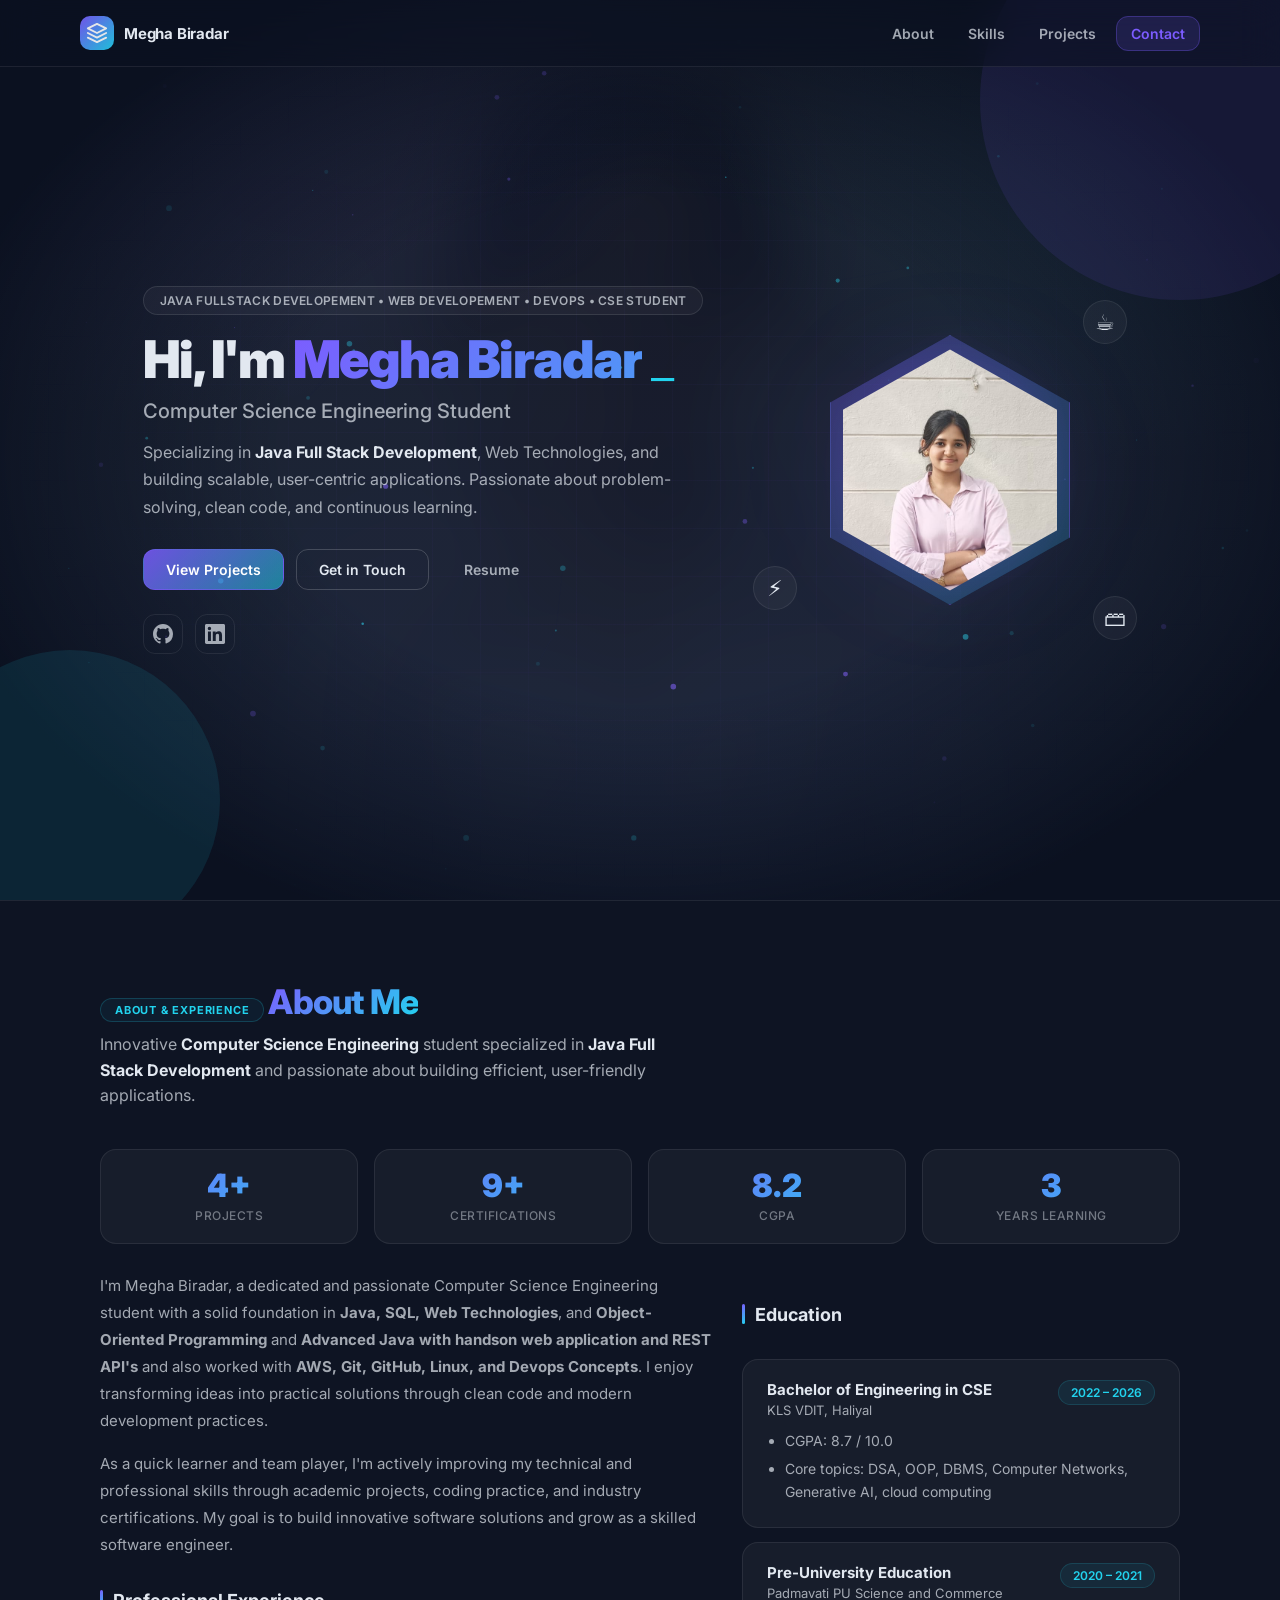
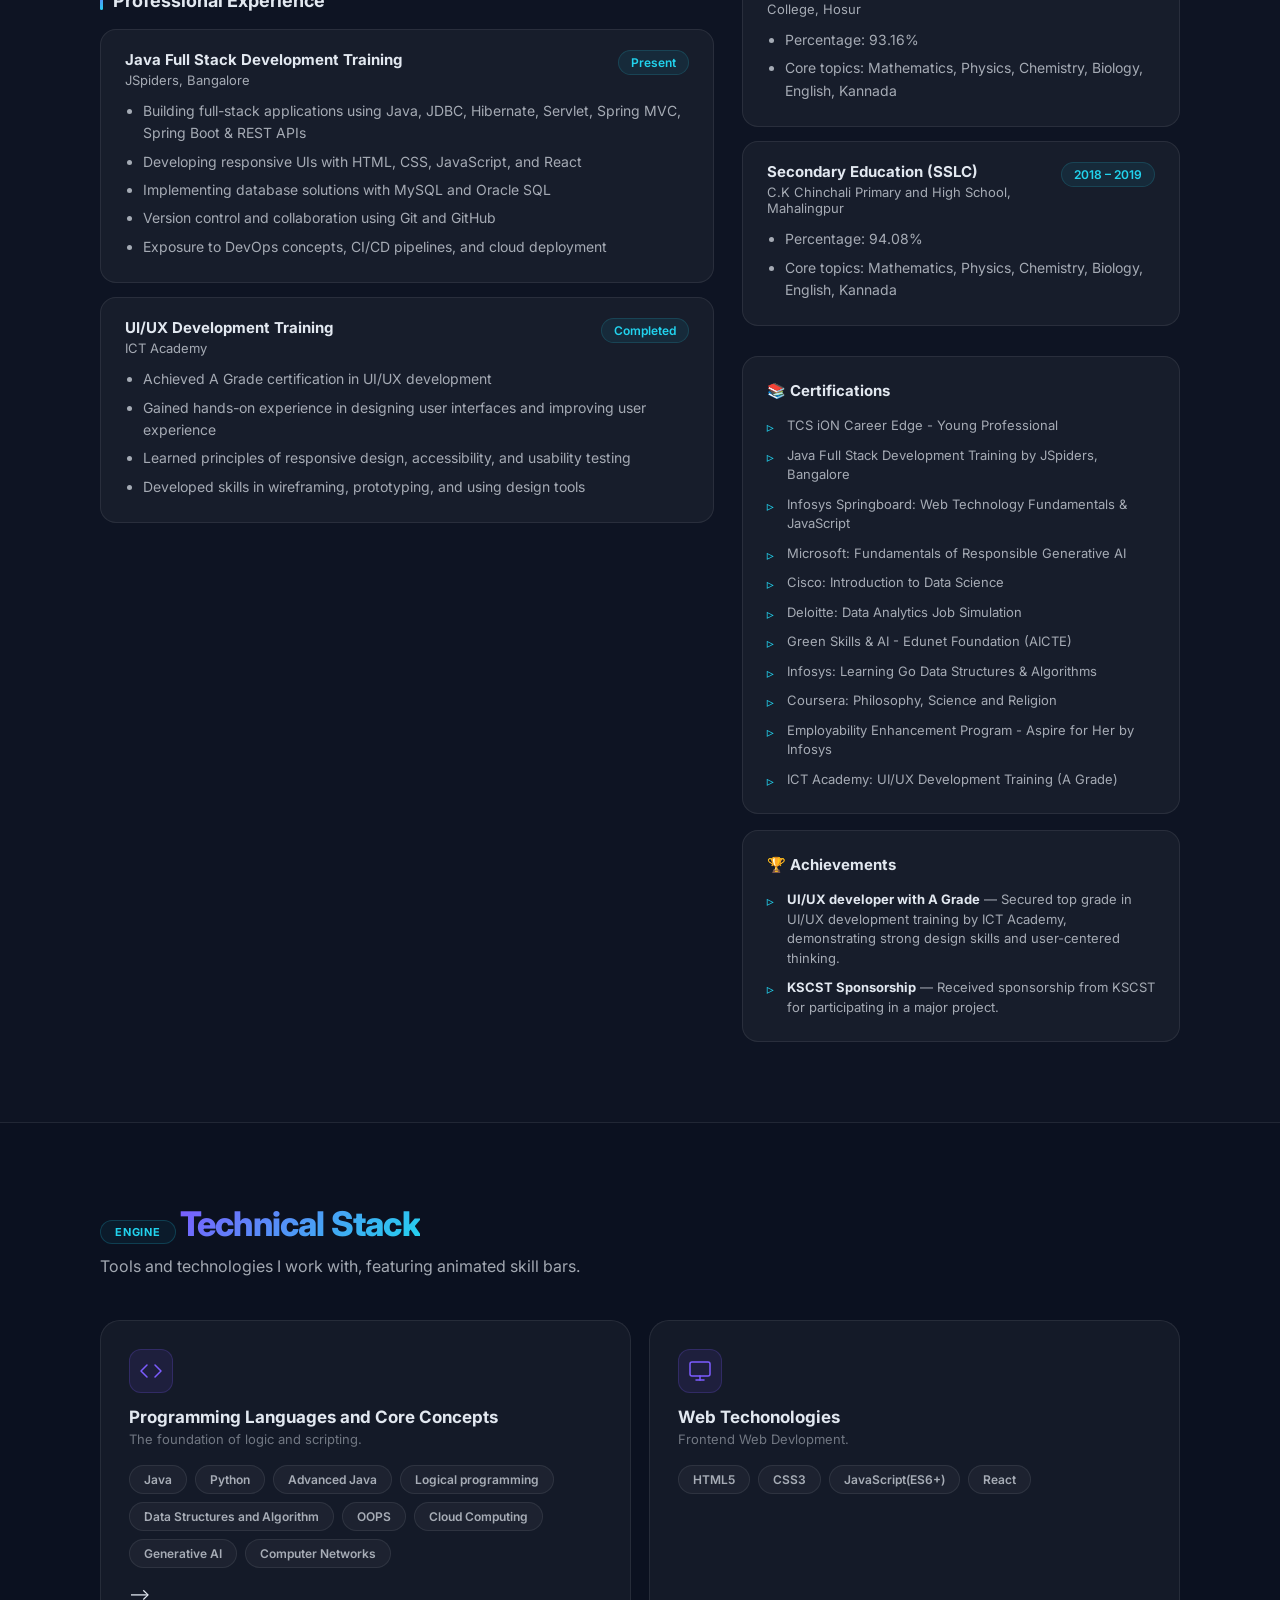
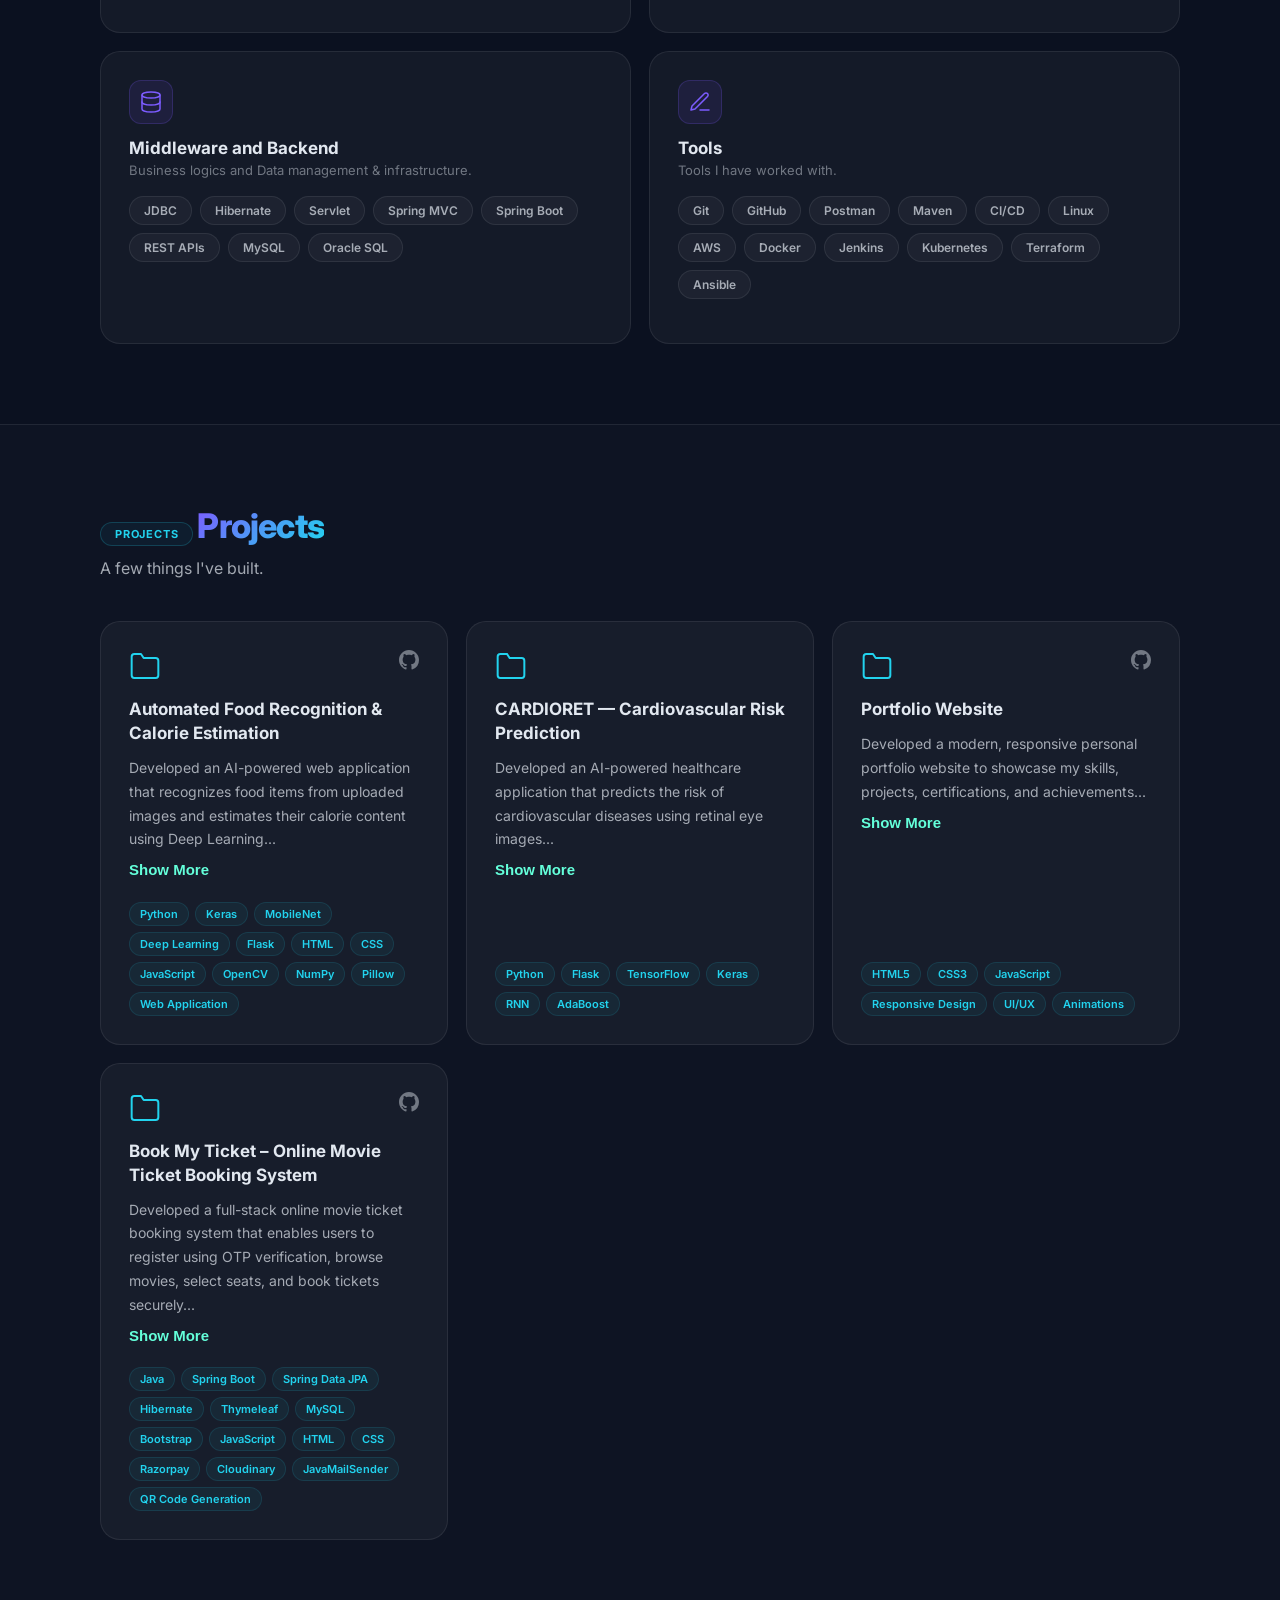
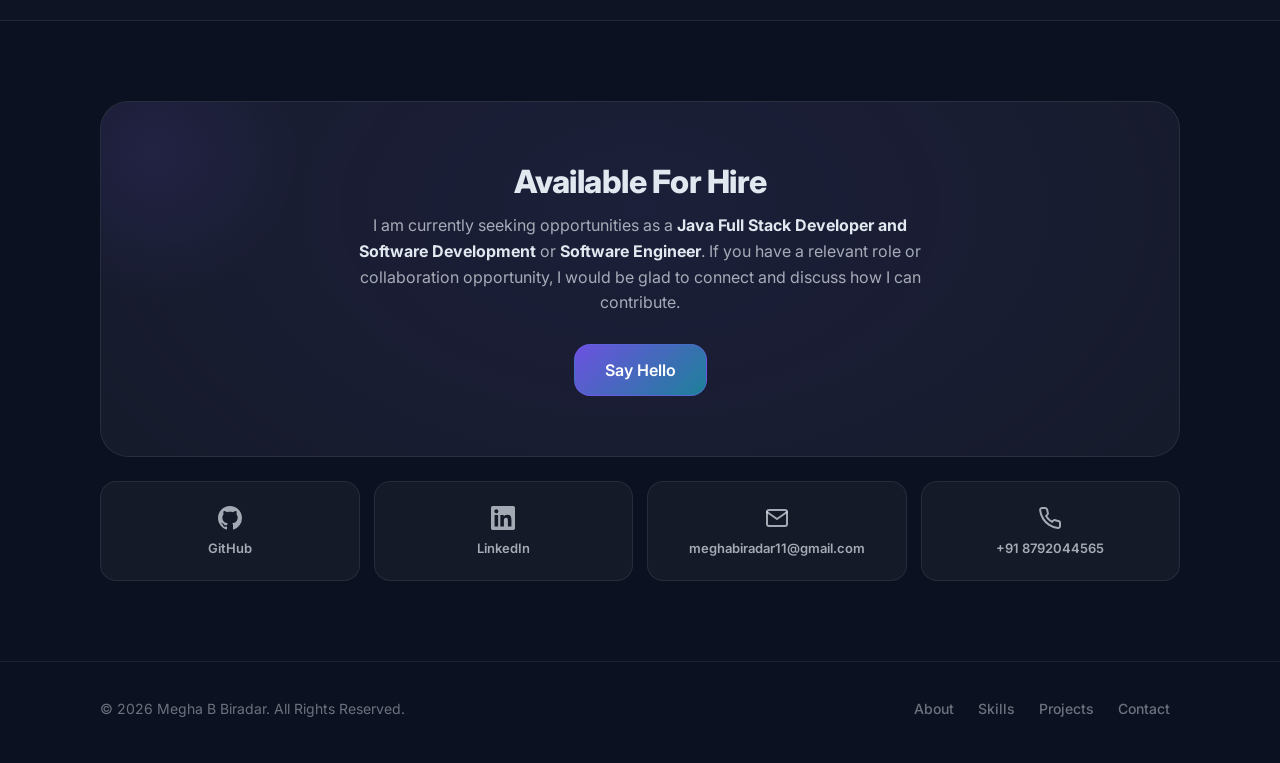
<file: index.html>
<!doctype html>
<html lang="en">
<head>
  <meta charset="UTF-8" />
  <meta name="viewport" content="width=device-width, initial-scale=1.0" />
  <title>Megha Biradar | Java Fullstack Developer Portfolio</title>
  <meta name="description" content="Megha Biradar - Computer Science Engineering Student & Java Fullstack Developer Portfolio. Smart animations, interactive UI, and modern design." />
  <meta name="keywords" content="Megha Biradar, Java Fullstack Developer, Portfolio, Web Developer, CSE Student" />
  <meta name="author" content="Megha Biradar" />
  <meta property="og:title" content="Megha Biradar | Portfolio" />
  <meta property="og:description" content="Computer Science Engineering Student & Java Fullstack Developer" />
  <meta property="og:type" content="website" />
  <meta property="og:image" content="./assets/megha-profile.jpeg" />
  <link rel="stylesheet" href="./styles.css" />
  <link rel="preconnect" href="https://fonts.googleapis.com" />
  <link rel="preconnect" href="https://fonts.gstatic.com" crossorigin />
  <link href="https://fonts.googleapis.com/css2?family=Inter:wght@400;500;600;700;800;900&display=swap" rel="stylesheet" />
  <link rel="icon" href="data:image/svg+xml,<svg xmlns='http://www.w3.org/2000/svg' viewBox='0 0 32 32'><rect width='32' height='32' rx='8' fill='%237c5cff'/><text x='16' y='22' text-anchor='middle' fill='white' font-size='18' font-weight='bold' font-family='Inter'>M</text></svg>" />
</head>
<body>
  <!-- ============================== PRELOADER ============================== -->
  <div id="preloader" role="status" aria-label="Loading">
    <div class="preloader-logo" aria-hidden="true">M</div>
    <div class="preloader-bar"><div class="preloader-bar-fill"></div></div>
    <span style="color:var(--text-muted);font-size:13px;font-weight:500;">Loading...</span>
  </div>

  <!-- ============================== PHOTO BACKGROUND ============================== -->
  <div id="photo-bg" aria-hidden="true">
   
    <img src="./assets/megha-photo.jpeg" alt="" loading="eager" id="bg-photo-img" />
    <div class="photo-bg-overlay"></div>
  </div>

  <a class="skip-link" href="#main">Skip to content</a>

  <!-- ============================== HEADER ============================== -->
  <header class="site-header" role="banner">
    <div class="container header-inner">
      <a href="#" class="brand" aria-label="Home">
        <div class="brand-icon" aria-hidden="true">
          <svg width="22" height="22" viewBox="0 0 24 24" fill="none" stroke="currentColor" stroke-width="2" stroke-linecap="round" stroke-linejoin="round">
            <path d="M12 2L2 7l10 5 10-5-10-5zM2 17l10 5 10-5M2 12l10 5 10-5"/>
          </svg>
        </div>
        <span class="brand-name">Megha Biradar</span>
      </a>

      <nav class="nav" aria-label="Primary navigation">
        <button class="nav-toggle" aria-expanded="false" aria-controls="nav-menu" type="button" aria-label="Toggle menu">
          <svg width="20" height="20" viewBox="0 0 24 24" fill="none" stroke="currentColor" stroke-width="2" stroke-linecap="round">
            <line x1="3" y1="6" x2="21" y2="6"/><line x1="3" y1="12" x2="21" y2="12"/><line x1="3" y1="18" x2="21" y2="18"/>
          </svg>
        </button>
        <ul id="nav-menu" class="nav-menu" data-visible="false">
          <li><a href="#about">About</a></li>
          <li><a href="#skills">Skills</a></li>
          <li><a href="#projects">Projects</a></li>
          <li><a href="#contact" class="nav-cta">Contact</a></li>
        </ul>
      </nav>
    </div>
  </header>

  <!-- ============================== MAIN CONTENT ============================== -->
  <main id="main">

    <!-- ===== HERO SECTION ===== -->
    <section class="hero" aria-label="Intro">
      <!-- Floating background shapes -->
      <div class="floating-shape floating-shape-1" aria-hidden="true"></div>
      <div class="floating-shape floating-shape-2" aria-hidden="true"></div>
      <div class="hero-bg-grid" aria-hidden="true"></div>

      <div class="container hero-inner">
        <div class="hero-copy">
          <p class="eyebrow">Java Fullstack Developement &bull; Web Developement &bull;  DevOps &bull; CSE Student</p>

          <h1>
            Hi, I'm <span class="text-gradient">Megha Biradar</span>
            <span class="cursor-blink" aria-hidden="true">_</span>
          </h1>

          <p class="hero-subtitle">Computer Science Engineering Student</p>

          <p class="hero-desc">
            Specializing in <strong>Java Full Stack Development</strong>, Web Technologies, and building scalable, user-centric applications. Passionate about problem-solving, clean code, and continuous learning.
          </p>

          <div class="hero-actions">
            <a class="btn btn-primary" href="#projects">View Projects</a>
            <a class="btn btn-outline" href="mailto:meghabiradar11@gmail.com">Get in Touch</a>
            <a class="btn btn-ghost" href="https://drive.google.com/file/d/1BDsx2MrdZfuWrmnP3AfAp5nCWB6KjaSo/view?usp=drivesdk" target="_blank" rel="noopener noreferrer">Resume</a>
          </div>

          <div class="social-row hero-social">
            <a href="https://github.com/Megha11092018" target="_blank" rel="noopener noreferrer" aria-label="GitHub">
              <svg width="20" height="20" viewBox="0 0 24 24" fill="currentColor"><path d="M12 0C5.37 0 0 5.37 0 12c0 5.31 3.435 9.795 8.205 11.385.6.105.825-.255.825-.57 0-.285-.015-1.23-.015-2.235-3.015.555-3.795-.735-4.035-1.41-.135-.345-.72-1.41-1.23-1.695-.42-.225-1.02-.78-.015-.795.945-.015 1.62.87 1.845 1.23 1.08 1.815 2.805 1.305 3.495.99.105-.78.42-1.305.765-1.605-2.67-.3-5.46-1.335-5.46-5.925 0-1.305.465-2.385 1.23-3.225-.12-.3-.54-1.53.12-3.18 0 0 1.005-.315 3.3 1.23.96-.27 1.98-.405 3-.405s2.04.135 3 .405c2.295-1.56 3.3-1.23 3.3-1.23.66 1.65.24 2.88.12 3.18.765.84 1.23 1.905 1.23 3.225 0 4.605-2.805 5.625-5.475 5.925.435.375.81 1.095.81 2.22 0 1.605-.015 2.895-.015 3.3 0 .315.225.69.825.57A12.02 12.02 0 0024 12c0-6.63-5.37-12-12-12z"/></svg>
            </a>
            <a href="https://www.linkedin.com/in/megha-biradar-206734333" target="_blank" rel="noopener noreferrer" aria-label="LinkedIn">
              <svg width="20" height="20" viewBox="0 0 24 24" fill="currentColor"><path d="M20.447 20.452h-3.554v-5.569c0-1.328-.027-3.037-1.852-3.037-1.853 0-2.136 1.445-2.136 2.939v5.667H9.351V9h3.414v1.561h.046c.477-.9 1.637-1.85 3.37-1.85 3.601 0 4.267 2.37 4.267 5.455v6.286zM5.337 7.433a2.062 2.062 0 01-2.063-2.065 2.064 2.064 0 112.063 2.065zm1.782 13.019H3.555V9h3.564v11.452zM22.225 0H1.771C.792 0 0 .774 0 1.729v20.542C0 23.227.792 24 1.771 24h20.451C23.2 24 24 23.227 24 22.271V1.729C24 .774 23.2 0 22.222 0h.003z"/></svg>
            </a>
          </div>
        </div>

        <!-- PROFILE PHOTO (HEXAGON) -->
        <div class="hero-profile">
          <div class="profile-hex-wrapper">
            <div class="profile-hex-bg" aria-hidden="true"></div>
            <div class="profile-hex">
             
              <img src="./assets/megha-profile.jpeg" alt="Megha Biradar" id="profile-photo-img" />
            </div>
            <div class="profile-glow" aria-hidden="true"></div>
          </div>
          <!-- Floating tech icons around profile -->
          <div class="profile-tech-icons" aria-hidden="true">
            <span class="tech-icon" style="top:0;right:10px">&#9749;</span>
            <span class="tech-icon" style="bottom:30px;left:-10px">&#9889;</span>
            <span class="tech-icon" style="bottom:0;right:0">&#128451;</span>
          </div>
        </div>
      </div>
    </section>

    <!-- ===== ABOUT & EXPERIENCE SECTION ===== -->
    <section id="about" class="section section-alt">
      <div class="container">
        <div class="section-head">
          <div class="section-label">About & Experience</div>
          <h2>About Me</h2>
          <p class="section-desc">Innovative <strong>Computer Science Engineering</strong> student specialized in <strong>Java Full Stack Development</strong> and passionate about building efficient, user-friendly applications.</p>
        </div>

        <!-- Stats Row -->
        <div class="stats-row">
          <div class="stat-item reveal-scale reveal-delay-1">
            <div class="stat-number" data-target="5" data-suffix="+">0+</div>
            <div class="stat-label">Projects</div>
          </div>
          <div class="stat-item reveal-scale reveal-delay-2">
            <div class="stat-number" data-target="10" data-suffix="+">0+</div>
            <div class="stat-label">Certifications</div>
          </div>
          <div class="stat-item reveal-scale reveal-delay-3">
            <div class="stat-number" data-target="8.7">0</div>
            <div class="stat-label">CGPA</div>
          </div>
          <div class="stat-item reveal-scale reveal-delay-4">
            <div class="stat-number" data-target="4" data-suffix="">0</div>
            <div class="stat-label">Years Learning</div>
          </div>
        </div>

        <div class="about-grid">
          <div class="about-main">
            <p>
              I'm Megha Biradar, a dedicated and passionate Computer Science Engineering student with a solid foundation in
              <strong>Java, SQL, Web Technologies</strong>, and <strong>Object-Oriented Programming</strong> and <strong>Advanced Java with handson web application and REST API's</strong> and also worked with <strong>AWS, Git, GitHub, Linux, and Devops Concepts</strong>. I enjoy transforming
              ideas into practical solutions through clean code and modern development practices.
            </p>
            <p>
              As a quick learner and team player, I'm actively improving my technical and professional skills through academic
              projects, coding practice, and industry certifications. My goal is to build innovative software solutions and
              grow as a skilled software engineer.
            </p>

            <h3 class="subsection-title">Professional Experience</h3>

            <div class="exp-card reveal-left">
              <div class="exp-head">
                <div>
                  <div class="exp-title">Java Full Stack Development Training</div>
                  <div class="exp-org">JSpiders, Bangalore</div>
                </div>
                <span class="exp-date">Present</span>
              </div>
              <ul>
                <li>Building full-stack applications using Java, JDBC, Hibernate, Servlet, Spring MVC, Spring Boot & REST APIs</li>
                <li>Developing responsive UIs with HTML, CSS, JavaScript, and React</li>
                <li>Implementing database solutions with MySQL and Oracle SQL</li>
                <li>Version control and collaboration using Git and GitHub</li>
                <li>Exposure to DevOps concepts, CI/CD pipelines, and cloud deployment</li>
              </ul>
            </div>

            <div class="exp-card reveal-left">
              <div class="exp-head">
                <div>
                  <div class="exp-title">UI/UX Development Training</div>
                  <div class="exp-org">ICT Academy</div>
                </div>
                <span class="exp-date">Completed</span>
              </div>
              <ul>
                <li>Achieved A Grade certification in UI/UX development</li>
                <li>Gained hands-on experience in designing user interfaces and improving user experience</li>
                <li>Learned principles of responsive design, accessibility, and usability testing</li>
                <li>Developed skills in wireframing, prototyping, and using design tools</li>
              </ul>
            </div>
          </div>

          <div class="about-sidebar">
            <h3 class="subsection-title">Education</h3>

            <div class="education-grid">
              <div class="exp-card education-card reveal-right reveal-delay-1">
                <div class="exp-head">
                  <div>
                    <div class="exp-title">Bachelor of Engineering in CSE</div>
                    <div class="exp-org">KLS VDIT, Haliyal</div>
                  </div>
                  <span class="exp-date">2022 &ndash; 2026</span>
                </div>
                <ul>
                  <li>CGPA: 8.7 / 10.0</li>
                  <li>Core topics: DSA, OOP, DBMS, Computer Networks, Generative AI, cloud computing</li>
                </ul>
              </div>

              <div class="exp-card education-card reveal-right reveal-delay-2">
                <div class="exp-head">
                  <div>
                    <div class="exp-title">Pre-University Education</div>
                    <div class="exp-org">Padmavati PU Science and Commerce College, Hosur</div>
                  </div>
                  <span class="exp-date">2020 &ndash; 2021</span>
                </div>
                <ul>
                  <li>Percentage: 93.16%</li>
                  <li>Core topics: Mathematics, Physics, Chemistry, Biology, English, Kannada</li>
                </ul>
              </div>

              <div class="exp-card education-card reveal-right reveal-delay-3">
                <div class="exp-head">
                  <div>
                    <div class="exp-title">Secondary Education (SSLC)</div>
                    <div class="exp-org">C.K Chinchali Primary and High School, Mahalingpur</div>
                  </div>
                  <span class="exp-date">2018 &ndash; 2019</span>
                </div>
                <ul>
                  <li>Percentage: 94.08%</li>
                  <li>Core topics: Mathematics, Physics, Chemistry, Biology, English, Kannada</li>
                </ul>
              </div>
            </div>

            <div class="sidebar-card reveal-left reveal-delay-1">
              <h3>&#128218; Certifications</h3>
              <ul class="cert-list">
                <li>TCS iON Career Edge - Young Professional</li>
                <li>Java Full Stack Development Training by JSpiders, Bangalore</li>
                <li>Infosys Springboard: Web Technology Fundamentals & JavaScript</li>
                <li>Microsoft: Fundamentals of Responsible Generative AI</li>
                <li>Cisco: Introduction to Data Science</li>
                <li>Deloitte: Data Analytics Job Simulation</li>
                <li>Green Skills & AI - Edunet Foundation (AICTE)</li>
                <li>Infosys: Learning Go Data Structures & Algorithms</li>
                <li>Coursera: Philosophy, Science and Religion</li>
                <li>Employability Enhancement Program - Aspire for Her by Infosys</li>
                <li>ICT Academy: UI/UX Development Training (A Grade)</li>
                
              </ul>
            </div>

            <div class="sidebar-card reveal-left">
              <h3>&#127942; Achievements</h3>
              <ul class="cert-list">
                <li>
                  <strong>UI/UX developer with A Grade</strong> &mdash; Secured top grade in UI/UX development training by ICT Academy, demonstrating strong design skills and user-centered thinking.
                </li>
                <li>
                  <strong>KSCST Sponsorship</strong> &mdash; Received sponsorship from KSCST for participating in a major project.
                </li>
              </ul>
            </div>
          </div>
        </div>
      </div>
    </section>

    <!-- ===== SKILLS SECTION ===== -->
    <section id="skills" class="section">
      <div class="container">
        <div class="section-head">
          <div class="section-label">Engine</div>
          <h2>Technical Stack</h2>
          <p class="section-desc">Tools and technologies I work with, featuring animated skill bars.</p>
        </div>

        <div class="skills-grid">
          <!-- Languages -->
          <div class="skill-category reveal reveal-delay-1">
            <div class="skill-cat-icon">
              <svg width="24" height="24" viewBox="0 0 24 24" fill="none" stroke="currentColor" stroke-width="1.5" stroke-linecap="round" stroke-linejoin="round">
                <polyline points="16 18 22 12 16 6"/><polyline points="8 6 2 12 8 18"/>
              </svg>
            </div>
            <h3 class="skill-cat-title">Programming Languages and Core Concepts</h3>
            <p class="skill-cat-desc">The foundation of logic and scripting.</p>
            <div class="skill-tags">
              <span class="skill-tag"> Java</span>
              <span class="skill-tag"> Python</span>
              <span class="skill-tag"> Advanced Java</span>
              <span class="skill-tag"> Logical programming</span>
              <span class="skill-tag"> Data Structures and Algorithm</span>
              <span class="skill-tag">OOPS</span>
              <span class="skill-tag">Cloud Computing</span>
              <span class="skill-tag">Generative AI</span>
              <span class="skill-tag">Computer Networks</span>
            </div>
            <div class="skill-bar-group">
              <div class="skill-bar-item">
                <!-- <div class="skill-bar-label"><span>Java</span><span>90%</span></div>
                <div class="skill-bar-track"><div class="skill-bar-fill" data-width="90"></div></div> -->
              </div> 
              <div class="skill-bar-item"> 
                <!-- <div class="skill-bar-label"><span>JavaScript</span><span>80%</span></div>
                <div class="skill-bar-track"><div class="skill-bar-fill" data-width="80"></div></div> -->
              </div> -->
            </div>
          </div> 

          <!-- Web & Backend -->
          <div class="skill-category reveal reveal-delay-2">
            <div class="skill-cat-icon">
              <svg width="24" height="24" viewBox="0 0 24 24" fill="none" stroke="currentColor" stroke-width="1.5" stroke-linecap="round" stroke-linejoin="round">
                <rect x="2" y="3" width="20" height="14" rx="2" ry="2"/><line x1="8" y1="21" x2="16" y2="21"/><line x1="12" y1="17" x2="12" y2="21"/>
              </svg>
            </div>
            <h3 class="skill-cat-title">Web Techonologies </h3>
            <p class="skill-cat-desc">Frontend Web Devlopment.</p>
            <div class="skill-tags">
              <span class="skill-tag">HTML5</span>
              <span class="skill-tag">CSS3</span>
              <span class="skill-tag">JavaScript(ES6+)</span>
              <span class="skill-tag">React</span>
              <!-- <span class="skill-tag">JDBC</span>
              <span class="skill-tag">Hibernate</span>
              <span class="skill-tag">Servlet</span>
              <span class="skill-tag">Spring MVC</span>
              <span class="skill-tag">Spring Boot</span>
              <span class="skill-tag">REST APIs</span> -->
            </div>
            <div class="skill-bar-group">
              <div class="skill-bar-item">
                <!-- <div class="skill-bar-label"><span>Spring Boot</span><span>8%</span></div>
                <div class="skill-bar-track"><div class="skill-bar-fill" data-width="75"></div></div> -->
              </div>
              <div class="skill-bar-item">
                <!-- <div class="skill-bar-label"><span>React</span><span>75%</span></div>
                <div class="skill-bar-track"><div class="skill-bar-fill" data-width="65"></div></div> -->
              </div>
            </div>
          </div>

          <!-- Database & Tools -->
          <div class="skill-category reveal reveal-delay-3">
            <div class="skill-cat-icon">
              <svg width="24" height="24" viewBox="0 0 24 24" fill="none" stroke="currentColor" stroke-width="1.5" stroke-linecap="round" stroke-linejoin="round">
                <ellipse cx="12" cy="5" rx="9" ry="3"/><path d="M21 12c0 1.66-4 3-9 3s-9-1.34-9-3"/><path d="M3 5v14c0 1.66 4 3 9 3s9-1.34 9-3V5"/>
              </svg>
            </div>
            <h3 class="skill-cat-title">Middleware and Backend</h3>
            <p class="skill-cat-desc">Business logics and Data management & infrastructure.</p>
            <div class="skill-tags">
              <span class="skill-tag">JDBC</span>
              <span class="skill-tag">Hibernate</span>
              <span class="skill-tag">Servlet</span>
              <span class="skill-tag">Spring MVC</span>
              <span class="skill-tag">Spring Boot</span>
              <span class="skill-tag">REST APIs</span>
              <span class="skill-tag">MySQL</span>
              <span class="skill-tag">Oracle SQL</span>
              
              <!-- <span class="skill-tag">Git</span>
              <span class="skill-tag">GitHub</span>
              <span class="skill-tag">Postman</span> -->
            </div>
            <div class="skill-bar-group">
              <div class="skill-bar-item">
                <!-- <div class="skill-bar-label"><span>MySQL</span><span>85%</span></div>
                <div class="skill-bar-track"><div class="skill-bar-fill" data-width="85"></div></div> -->
              </div>
              <div class="skill-bar-item">
                <!-- <div class="skill-bar-label"><span>Git/GitHub</span><span>80%</span></div>
                <div class="skill-bar-track"><div class="skill-bar-fill" data-width="80"></div></div> -->
              </div>
            </div>
          </div>

          <!-- Design & Others -->
          <div class="skill-category reveal reveal-delay-4">
            <div class="skill-cat-icon">
              <svg width="24" height="24" viewBox="0 0 24 24" fill="none" stroke="currentColor" stroke-width="1.5" stroke-linecap="round" stroke-linejoin="round">
                <path d="M12 20h9"/><path d="M16.5 3.5a2.121 2.121 0 013 3L7 19l-4 1 1-4L16.5 3.5z"/>
              </svg>
            </div>
            <h3 class="skill-cat-title">Tools</h3>
            <p class="skill-cat-desc">Tools I have worked with.</p>
            <div class="skill-tags">
              <span class="skill-tag">Git</span>
              <span class="skill-tag">GitHub</span>
              <span class="skill-tag">Postman</span>
              <span class="skill-tag">Maven</span>
              <span class="skill-tag">CI/CD</span>
              <span class="skill-tag">Linux</span>
              <span class="skill-tag">AWS</span>
              <span class="skill-tag">Docker</span>
              <span class="skill-tag">Jenkins</span>
              <span class="skill-tag">Kubernetes</span>
              <span class="skill-tag">Terraform</span>
              <span class="skill-tag">Ansible</span>
            </div>
            <div class="skill-bar-group">
              <div class="skill-bar-item">
                <!-- <div class="skill-bar-label"><span>UI/UX</span><span>70%</span></div>
                <div class="skill-bar-track"><div class="skill-bar-fill" data-width="70"></div></div> -->
              </div>
              <div class="skill-bar-item">
                <!-- <div class="skill-bar-label"><span>DSA</span><span>75%</span></div>
                <div class="skill-bar-track"><div class="skill-bar-fill" data-width="75"></div></div> -->
              </div>
            </div>
          </div>
        </div>
      </div>
    </section>

    <!-- ===== PROJECTS SECTION ===== -->
    <section id="projects" class="section section-alt">
      <div class="container">
        <div class="section-head">
          <div class="section-label">Projects</div>
          <h2>Projects</h2>
          <p class="section-desc">A few things I've built.</p>
        </div>

        <div class="projects-grid">
         <article class="project-card reveal-scale reveal-delay-1">
    <div class="project-card-header">
        <div class="project-folder-icon">
            <svg width="32" height="32" viewBox="0 0 24 24" fill="none" stroke="currentColor" stroke-width="1.5" stroke-linecap="round" stroke-linejoin="round">
                <path d="M22 19a2 2 0 01-2 2H4a2 2 0 01-2-2V5a2 2 0 012-2h5l2 3h9a2 2 0 012 2z"/>
            </svg>
        </div>

        <div class="project-links">
            <a href="#" onclick="return false;" aria-label="GitHub repository">
                <svg width="20" height="20" viewBox="0 0 24 24" fill="currentColor">
                    <path d="M12 0C5.37 0 0 5.37 0 12c0 5.31 3.435 9.795 8.205 11.385.6.105.825-.255.825-.57 0-.285-.015-1.23-.015-2.235-3.015.555-3.795-.735-4.035-1.41-.135-.345-.72-1.41-1.23-1.695-.42-.225-1.02-.78-.015-.795.945-.015 1.62.87 1.845 1.23 1.08 1.815 2.805 1.305 3.495.99.105-.78.42-1.305.765-1.605-2.67-.3-5.46-1.335-5.46-5.925 0-1.305.465-2.385 1.23-3.225-.12-.3-.54-1.53.12-3.18 0 0 1.005-.315 3.3 1.23.96-.27 1.98-.405 3-.405s2.04.135 3 .405c2.295-1.56 3.3-1.23 3.3-1.23.66 1.65.24 2.88.12 3.18.765.84 1.23 1.905 1.23 3.225 0 4.605-2.805 5.625-5.475 5.925.435.375.81 1.095.81 2.22 0 1.605-.015 2.895-.015 3.3 0 .315.225.69.825.57A12.02 12.02 0 0024 12c0-6.63-5.37-12-12-12z"/>
                </svg>
            </a>
        </div>
    </div>

    <h3 class="project-title">
        Automated Food Recognition &amp; Calorie Estimation
    </h3>

    <div class="project-desc">

        <p>
            Developed an AI-powered web application that recognizes food items from uploaded images and estimates their calorie content using Deep Learning...
        </p>

        <div class="more-content" style="display:none;">

            <p>
                The system leverages the MobileNet architecture for fast and accurate image classification, enabling users to make informed dietary decisions. It provides an intuitive interface for image upload, food prediction, and calorie estimation, making it suitable for health and nutrition tracking.
            </p>

            <strong>Key Features:</strong>

            <ul>
                <li>🍽️ Food recognition from uploaded images</li>
                <li>🤖 Deep Learning-based image classification using MobileNet</li>
                <li>🔥 Automatic calorie estimation</li>
                <li>⚡ Fast and lightweight prediction model</li>
                <li>📷 Image upload and real-time prediction</li>
                <li>💻 User-friendly web application interface</li>
            </ul>

        </div>

        <button class="toggle-btn" onclick="toggleProject(this)">
            Show More
        </button>

    </div>

    <div class="project-tags">
        <span class="project-tag">Python</span>
        <span class="project-tag">Keras</span>
        <span class="project-tag">MobileNet</span>
        <span class="project-tag">Deep Learning</span>
        <span class="project-tag">Flask</span>
        <span class="project-tag">HTML</span>
        <span class="project-tag">CSS</span>
        <span class="project-tag">JavaScript</span>
        <span class="project-tag">OpenCV</span>
        <span class="project-tag">NumPy</span>
        <span class="project-tag">Pillow</span>
        <span class="project-tag">Web Application</span>
    </div>
</article>
          <article class="project-card reveal-scale reveal-delay-2">
    <div class="project-card-header">
        <div class="project-folder-icon">
            <svg width="32" height="32" viewBox="0 0 24 24" fill="none" stroke="currentColor" stroke-width="1.5">
                <path d="M22 19a2 2 0 01-2 2H4a2 2 0 01-2-2V5a2 2 0 012-2h5l2 3h9a2 2 0 012 2z"/>
            </svg>
        </div>
    </div>

    <h3 class="project-title">
        CARDIORET &mdash; Cardiovascular Risk Prediction
    </h3>

    <div class="project-desc">
        <p>
            Developed an AI-powered healthcare application that predicts the risk of cardiovascular diseases using retinal eye images...
        </p>

        <div class="more-content" style="display:none;">

            <p>
                The system combines Deep Learning with Recurrent Neural Networks (RNN) and AdaBoost to improve prediction accuracy. By analyzing retinal features, the application supports early cardiovascular risk assessment, helping enable timely diagnosis and preventive healthcare.
            </p>

            <strong>Key Features:</strong>

            <ul>
                <li>👁️ Retinal image-based cardiovascular risk prediction</li>
                <li>🧠 Deep Learning using RNN</li>
                <li>📈 AdaBoost ensemble learning</li>
                <li>⚡ Early heart disease detection</li>
                <li>📊 Interactive prediction dashboard</li>
                <li>💻 User-friendly web interface</li>
            </ul>

        </div>

        <button class="toggle-btn" onclick="toggleProject(this)">
            Show More
        </button>
    </div>

    <div class="project-tags">
        <span class="project-tag">Python</span>
        <span class="project-tag">Flask</span>
        <span class="project-tag">TensorFlow</span>
        <span class="project-tag">Keras</span>
        <span class="project-tag">RNN</span>
        <span class="project-tag">AdaBoost</span>
    </div>
</article>

<style>
.toggle-btn{
    background:none;
    border:none;
    color:#64ffda;
    cursor:pointer;
    font-weight:600;
    margin-top:10px;
    font-size:15px;
}

.toggle-btn:hover{
    color:#fff;
}

.project-desc ul{
    margin-top:10px;
    padding-left:20px;
}

.project-desc li{
    margin-bottom:6px;
}

.more-content{
    animation:fade .4s ease;
}

@keyframes fade{
    from{
        opacity:0;
        transform:translateY(-8px);
    }
    to{
        opacity:1;
        transform:translateY(0);
    }
}
</style>

<script>
function toggleProject(button){

    const content = button.previousElementSibling;

    if(content.style.display === "none"){

        content.style.display = "block";
        button.innerHTML = "Show Less";

    }else{

        content.style.display = "none";
        button.innerHTML = "Show More";

    }

}
</script>

          <article class="project-card reveal-scale reveal-delay-3">
    <div class="project-card-header">
        <div class="project-folder-icon">
            <svg width="32" height="32" viewBox="0 0 24 24" fill="none" stroke="currentColor" stroke-width="1.5" stroke-linecap="round" stroke-linejoin="round">
                <path d="M22 19a2 2 0 01-2 2H4a2 2 0 01-2-2V5a2 2 0 012-2h5l2 3h9a2 2 0 012 2z"/>
            </svg>
        </div>

        <div class="project-links">
            <a href="https://github.com/Megha11092018/MyPortfolio" target="_blank" rel="noopener noreferrer" aria-label="GitHub repository">
                <svg width="20" height="20" viewBox="0 0 24 24" fill="currentColor">
                    <path d="M12 0C5.37 0 0 5.37 0 12c0 5.31 3.435 9.795 8.205 11.385.6.105.825-.255.825-.57 0-.285-.015-1.23-.015-2.235-3.015.555-3.795-.735-4.035-1.41-.135-.345-.72-1.41-1.23-1.695-.42-.225-1.02-.78-.015-.795.945-.015 1.62.87 1.845 1.23 1.08 1.815 2.805 1.305 3.495.99.105-.78.42-1.305.765-1.605-2.67-.3-5.46-1.335-5.46-5.925 0-1.305.465-2.385 1.23-3.225-.12-.3-.54-1.53.12-3.18 0 0 1.005-.315 3.3 1.23.96-.27 1.98-.405 3-.405s2.04.135 3 .405c2.295-1.56 3.3-1.23 3.3-1.23.66 1.65.24 2.88.12 3.18.765.84 1.23 1.905 1.23 3.225 0 4.605-2.805 5.625-5.475 5.925.435.375.81 1.095.81 2.22 0 1.605-.015 2.895-.015 3.3 0 .315.225.69.825.57A12.02 12.02 0 0024 12c0-6.63-5.37-12-12-12z"/>
                </svg>
            </a>
        </div>
    </div>

    <h3 class="project-title">Portfolio Website</h3>

    <div class="project-desc">

        <p>
            Developed a modern, responsive personal portfolio website to showcase my skills, projects, certifications, and achievements...
        </p>

        <div class="more-content" style="display:none;">

            <p>
                The website features a clean dark-themed interface with smooth animations, interactive UI components, particle effects, and responsive layouts for desktop, tablet, and mobile devices. It includes sections for About Me, Skills, Projects, Education, Certifications, Contact, and social media profiles to create a professional online presence.
            </p>

            <strong>Key Features:</strong>

            <ul>
                <li>🌐 Fully responsive design</li>
                <li>🎨 Modern dark theme UI</li>
                <li>✨ Smooth scrolling and animations</li>
                <li>💼 Professional projects showcase</li>
                <li>📜 Skills, certifications, and education sections</li>
                <li>📧 Contact form and social media integration</li>
            </ul>

        </div>

        <button class="toggle-btn" onclick="toggleProject(this)">
            Show More
        </button>

    </div>

    <div class="project-tags">
        <span class="project-tag">HTML5</span>
        <span class="project-tag">CSS3</span>
        <span class="project-tag">JavaScript</span>
        <span class="project-tag">Responsive Design</span>
        <span class="project-tag">UI/UX</span>
        <span class="project-tag">Animations</span>
    </div>
</article>
           <article class="project-card reveal-scale reveal-delay-3">
    <div class="project-card-header">
        <div class="project-folder-icon">
            <svg width="32" height="32" viewBox="0 0 24 24" fill="none" stroke="currentColor" stroke-width="1.5" stroke-linecap="round" stroke-linejoin="round">
                <path d="M22 19a2 2 0 01-2 2H4a2 2 0 01-2-2V5a2 2 0 012-2h5l2 3h9a2 2 0 012 2z"/>
            </svg>
        </div>

        <div class="project-links">
            <a href="#" onclick="return false;" aria-label="GitHub repository">
                <svg width="20" height="20" viewBox="0 0 24 24" fill="currentColor">
                    <path d="M12 0C5.37 0 0 5.37 0 12c0 5.31 3.435 9.795 8.205 11.385.6.105.825-.255.825-.57 0-.285-.015-1.23-.015-2.235-3.015.555-3.795-.735-4.035-1.41-.135-.345-.72-1.41-1.23-1.695-.42-.225-1.02-.78-.015-.795.945-.015 1.62.87 1.845 1.23 1.08 1.815 2.805 1.305 3.495.99.105-.78.42-1.305.765-1.605-2.67-.3-5.46-1.335-5.46-5.925 0-1.305.465-2.385 1.23-3.225-.12-.3-.54-1.53.12-3.18 0 0 1.005-.315 3.3 1.23.96-.27 1.98-.405 3-.405s2.04.135 3 .405c2.295-1.56 3.3-1.23 3.3-1.23.66 1.65.24 2.88.12 3.18.765.84 1.23 1.905 1.23 3.225 0 4.605-2.805 5.625-5.475 5.925.435.375.81 1.095.81 2.22 0 1.605-.015 2.895-.015 3.3 0 .315.225.69.825.57A12.02 12.02 0 0024 12c0-6.63-5.37-12-12-12z"/>
                </svg>
            </a>
        </div>
    </div>

    <h3 class="project-title">
        Book My Ticket – Online Movie Ticket Booking System
    </h3>

    <div class="project-desc">

        <p>
            Developed a full-stack online movie ticket booking system that enables users to register using OTP verification, browse movies, select seats, and book tickets securely...
        </p>

        <div class="more-content" style="display:none;">

            <p>
                The application provides secure online payment integration, QR code-based e-ticket generation, email notifications, and an admin dashboard for managing movies, theaters, screens, show timings, bookings, and users. Third-party services such as Razorpay, Cloudinary, JavaMailSender, and QR Code generation were integrated to deliver a complete movie booking experience.
            </p>

            <strong>Key Features:</strong>

            <ul>
                <li>🎟️ OTP-based user registration and login</li>
                <li>🎬 Browse movies, theaters, and show timings</li>
                <li>💺 Real-time seat selection and ticket booking</li>
                <li>💳 Secure Razorpay payment integration</li>
                <li>📧 Email confirmation with QR code-based e-ticket</li>
                <li>☁️ Cloudinary integration for movie poster uploads</li>
                <li>👨‍💼 Admin dashboard for managing movies, theaters, screens, and users</li>
            </ul>

        </div>

        <button class="toggle-btn" onclick="toggleProject(this)">
            Show More
        </button>

    </div>

    <div class="project-tags">
        <span class="project-tag">Java</span>
        <span class="project-tag">Spring Boot</span>
        <span class="project-tag">Spring Data JPA</span>
        <span class="project-tag">Hibernate</span>
        <span class="project-tag">Thymeleaf</span>
        <span class="project-tag">MySQL</span>
        <span class="project-tag">Bootstrap</span>
        <span class="project-tag">JavaScript</span>
        <span class="project-tag">HTML</span>
        <span class="project-tag">CSS</span>
        <span class="project-tag">Razorpay</span>
        <span class="project-tag">Cloudinary</span>
        <span class="project-tag">JavaMailSender</span>
        <span class="project-tag">QR Code Generation</span>
    </div>
</article>


        </div>
      </div>
    </section>

    <!-- ===== CONTACT SECTION ===== -->
    <section id="contact" class="section">
      <div class="container">
        <div class="contact-cta reveal-scale">
          <div class="contact-cta-content">
            <h2>Available For Hire</h2>
            <p class="section-desc">I am currently seeking opportunities as a <strong>Java Full Stack Developer and Software Development</strong> or <strong>Software Engineer</strong>. If you have a relevant role or collaboration opportunity, I would be glad to connect and discuss how I can contribute.</p>
            <div class="contact-cta-actions">
              <a class="btn btn-primary btn-lg" href="mailto:meghabiradar11@gmail.com">Say Hello</a>
            </div>
          </div>
        </div>

        <div class="contact-links-row">
          <a href="https://github.com/Megha11092018" target="_blank" rel="noopener noreferrer" class="contact-link-card reveal reveal-delay-1">
            <svg width="24" height="24" viewBox="0 0 24 24" fill="currentColor"><path d="M12 0C5.37 0 0 5.37 0 12c0 5.31 3.435 9.795 8.205 11.385.6.105.825-.255.825-.57 0-.285-.015-1.23-.015-2.235-3.015.555-3.795-.735-4.035-1.41-.135-.345-.72-1.41-1.23-1.695-.42-.225-1.02-.78-.015-.795.945-.015 1.62.87 1.845 1.23 1.08 1.815 2.805 1.305 3.495.99.105-.78.42-1.305.765-1.605-2.67-.3-5.46-1.335-5.46-5.925 0-1.305.465-2.385 1.23-3.225-.12-.3-.54-1.53.12-3.18 0 0 1.005-.315 3.3 1.23.96-.27 1.98-.405 3-.405s2.04.135 3 .405c2.295-1.56 3.3-1.23 3.3-1.23.66 1.65.24 2.88.12 3.18.765.84 1.23 1.905 1.23 3.225 0 4.605-2.805 5.625-5.475 5.925.435.375.81 1.095.81 2.22 0 1.605-.015 2.895-.015 3.3 0 .315.225.69.825.57A12.02 12.02 0 0024 12c0-6.63-5.37-12-12-12z"/></svg>
            <span>GitHub</span>
          </a>
          <a href="https://www.linkedin.com/in/megha-biradar-206734333" target="_blank" rel="noopener noreferrer" class="contact-link-card reveal reveal-delay-2">
            <svg width="24" height="24" viewBox="0 0 24 24" fill="currentColor"><path d="M20.447 20.452h-3.554v-5.569c0-1.328-.027-3.037-1.852-3.037-1.853 0-2.136 1.445-2.136 2.939v5.667H9.351V9h3.414v1.561h.046c.477-.9 1.637-1.85 3.37-1.85 3.601 0 4.267 2.37 4.267 5.455v6.286zM5.337 7.433a2.062 2.062 0 01-2.063-2.065 2.064 2.064 0 112.063 2.065zm1.782 13.019H3.555V9h3.564v11.452zM22.225 0H1.771C.792 0 0 .774 0 1.729v20.542C0 23.227.792 24 1.771 24h20.451C23.2 24 24 23.227 24 22.271V1.729C24 .774 23.2 0 22.222 0h.003z"/></svg>
            <span>LinkedIn</span>
          </a>
          <a href="mailto:meghabiradar11@gmail.com" class="contact-link-card reveal reveal-delay-3">
            <svg width="24" height="24" viewBox="0 0 24 24" fill="none" stroke="currentColor" stroke-width="2" stroke-linecap="round" stroke-linejoin="round">
              <path d="M4 4h16c1.1 0 2 .9 2 2v12c0 1.1-.9 2-2 2H4c-1.1 0-2-.9-2-2V6c0-1.1.9-2 2-2z"/><polyline points="22,6 12,13 2,6"/>
            </svg>
            <span>meghabiradar11@gmail.com</span>
          </a>
          <a href="tel:+918792044565" class="contact-link-card reveal reveal-delay-4">
            <svg width="24" height="24" viewBox="0 0 24 24" fill="none" stroke="currentColor" stroke-width="2" stroke-linecap="round" stroke-linejoin="round">
              <path d="M22 16.92v3a2 2 0 01-2.18 2 19.79 19.79 0 01-8.63-3.07 19.5 19.5 0 01-6-6 19.79 19.79 0 01-3.07-8.67A2 2 0 014.11 2h3a2 2 0 012 1.72c.127.96.362 1.903.7 2.81a2 2 0 01-.45 2.11L8.09 9.91a16 16 0 006 6l1.27-1.27a2 2 0 012.11-.45c.907.338 1.85.573 2.81.7A2 2 0 0122 16.92z"/>
            </svg>
            <span>+91 8792044565</span>
          </a>
        </div>
      </div>
    </section>

  </main>

  <!-- ============================== FOOTER ============================== -->
  <footer class="site-footer" role="contentinfo">
    <div class="container footer-inner">
      <p>&copy; <span id="year"></span> Megha B Biradar. All Rights Reserved.</p>
      <div class="footer-links">
        <a href="#about">About</a>
        <a href="#skills">Skills</a>
        <a href="#projects">Projects</a>
        <a href="#contact">Contact</a>
      </div>
    </div>
  </footer>

  <script defer src="./script.js"></script>
</body>
</html>
</file>
<file: styles.css>
/* ============================================================
   MEGHA BIRADAR — Portfolio Styles v2.0
   Smart Animations, Transitions & Effects
   ============================================================ */

/* ===================== ROOT VARIABLES ===================== */
:root {
  --bg-primary: #0b1120;
  --bg-secondary: #0f1a31;
  --bg-card: rgba(255, 255, 255, 0.04);
  --bg-card-hover: rgba(255, 255, 255, 0.08);
  --text-primary: #e2e8f0;
  --text-secondary: rgba(226, 232, 240, 0.7);
  --text-muted: rgba(226, 232, 240, 0.45);
  --brand-purple: #7c5cff;
  --brand-cyan: #22d3ee;
  --brand-green: #34d399;
  --brand-pink: #f472b6;
  --brand-gradient: linear-gradient(135deg, #7c5cff, #22d3ee);
  --brand-gradient-alt: linear-gradient(135deg, #f472b6, #7c5cff);
  --border-color: rgba(255, 255, 255, 0.08);
  --border-hover: rgba(255, 255, 255, 0.18);
  --shadow-card: 0 8px 32px rgba(0, 0, 0, 0.4);
  --shadow-glow: 0 0 40px rgba(124, 92, 255, 0.2);
  --radius-sm: 8px;
  --radius-md: 12px;
  --radius-lg: 16px;
  --radius-xl: 20px;
  --radius-2xl: 28px;
  --font: 'Inter', system-ui, -apple-system, sans-serif;
  --transition-fast: 0.2s ease;
  --transition-base: 0.35s cubic-bezier(0.4, 0, 0.2, 1);
  --transition-slow: 0.6s cubic-bezier(0.4, 0, 0.2, 1);
  --transition-spring: 0.5s cubic-bezier(0.175, 0.885, 0.32, 1.275);
}

/* ===================== RESET & BASE ===================== */
*, *::before, *::after { box-sizing: border-box; margin: 0; padding: 0; }

html {
  scroll-behavior: smooth;
  scroll-padding-top: 80px;
}
@media (prefers-reduced-motion: reduce) {
  html { scroll-behavior: auto; }
  *, *::before, *::after {
    animation-duration: 0.01ms !important;
    animation-iteration-count: 1 !important;
    transition-duration: 0.01ms !important;
  }
}

body {
  font-family: var(--font);
  color: var(--text-primary);
  background: var(--bg-primary);
  background-image:
    radial-gradient(1000px 700px at 10% 0%, rgba(124, 92, 255, 0.12), transparent 60%),
    radial-gradient(800px 600px at 90% 15%, rgba(34, 211, 238, 0.08), transparent 55%),
    linear-gradient(180deg, var(--bg-primary), var(--bg-secondary) 100%, var(--bg-primary));
  background-attachment: fixed;
  -webkit-font-smoothing: antialiased;
  -moz-osx-font-smoothing: grayscale;
  overflow-x: hidden;
  min-height: 100vh;
}

.skip-link {
  position: absolute;
  left: -999px;
  top: auto;
  width: 1px;
  height: 1px;
  overflow: hidden;
}
.skip-link:focus {
  left: 16px;
  top: 16px;
  width: auto;
  height: auto;
  padding: 10px 16px;
  border-radius: var(--radius-md);
  background: rgba(0, 0, 0, 0.8);
  border: 1px solid var(--border-color);
  z-index: 9999;
  color: var(--text-primary);
}

::selection { background: rgba(124, 92, 255, 0.4); color: white; }

::-webkit-scrollbar { width: 6px; }
::-webkit-scrollbar-track { background: var(--bg-primary); }
::-webkit-scrollbar-thumb {
  background: linear-gradient(180deg, var(--brand-purple), var(--brand-cyan));
  border-radius: 3px;
}
::-webkit-scrollbar-thumb:hover { opacity: 0.8; }

/* ===================== SCROLL PROGRESS BAR ===================== */
#scroll-progress {
  position: fixed;
  top: 0;
  left: 0;
  height: 3px;
  background: var(--brand-gradient);
  width: 0%;
  z-index: 9999;
  transition: width 0.1s linear;
  box-shadow: 0 0 12px rgba(124, 92, 255, 0.5);
}

/* ===================== CUSTOM CURSOR ===================== */
#cursor-glow {
  position: fixed;
  width: 300px;
  height: 300px;
  border-radius: 50%;
  background: radial-gradient(circle, rgba(124, 92, 255, 0.08), transparent 70%);
  pointer-events: none;
  z-index: 9998;
  transform: translate(-50%, -50%);
  transition: transform 0.15s ease-out, opacity 0.3s ease;
  will-change: transform;
}

/* ===================== UTILITY ===================== */
.container { max-width: 1120px; margin: 0 auto; padding: 0 20px; }

/* ===================== PRELOADER ===================== */
#preloader {
  position: fixed;
  inset: 0;
  z-index: 99999;
  background: var(--bg-primary);
  display: flex;
  align-items: center;
  justify-content: center;
  flex-direction: column;
  gap: 24px;
  transition: opacity 0.6s ease, visibility 0.6s ease;
}
#preloader.hidden {
  opacity: 0;
  visibility: hidden;
  pointer-events: none;
}
.preloader-logo {
  width: 60px;
  height: 60px;
  border-radius: 16px;
  background: var(--brand-gradient);
  display: grid;
  place-items: center;
  font-size: 28px;
  font-weight: 900;
  color: white;
  animation: preloaderPulse 1s ease-in-out infinite;
}
@keyframes preloaderPulse {
  0%, 100% { transform: scale(1); box-shadow: 0 0 0 0 rgba(124, 92, 255, 0.4); }
  50% { transform: scale(1.05); box-shadow: 0 0 0 20px rgba(124, 92, 255, 0); }
}
.preloader-bar {
  width: 200px;
  height: 3px;
  background: var(--bg-card);
  border-radius: 2px;
  overflow: hidden;
}
.preloader-bar-fill {
  height: 100%;
  width: 0%;
  background: var(--brand-gradient);
  border-radius: 2px;
  animation: preloaderFill 1.2s ease-in-out forwards;
}
@keyframes preloaderFill {
  0% { width: 0%; }
  100% { width: 100%; }
}

/* ===================== BACK TO TOP ===================== */
#back-to-top {
  position: fixed;
  bottom: 30px;
  right: 30px;
  width: 44px;
  height: 44px;
  border-radius: 50%;
  background: var(--bg-card);
  border: 1px solid var(--border-color);
  color: var(--text-secondary);
  display: grid;
  place-items: center;
  cursor: pointer;
  z-index: 9990;
  opacity: 0;
  visibility: hidden;
  transform: translateY(20px);
  transition: all 0.35s cubic-bezier(0.4, 0, 0.2, 1);
  backdrop-filter: blur(12px);
}
#back-to-top.visible {
  opacity: 1;
  visibility: visible;
  transform: translateY(0);
}
#back-to-top:hover {
  background: var(--brand-purple);
  border-color: var(--brand-purple);
  color: white;
  transform: translateY(-3px);
  box-shadow: 0 4px 20px rgba(124, 92, 255, 0.3);
}

/* ===================== HEADER ===================== */
.site-header {
  position: fixed;
  top: 0;
  left: 0;
  right: 0;
  z-index: 1000;
  backdrop-filter: blur(20px);
  -webkit-backdrop-filter: blur(20px);
  background: rgba(11, 17, 32, 0.5);
  border-bottom: 1px solid var(--border-color);
  transition: all var(--transition-base);
}
.site-header.scrolled {
  background: rgba(11, 17, 32, 0.85);
  box-shadow: 0 4px 30px rgba(0, 0, 0, 0.3);
}

.header-inner {
  display: flex;
  align-items: center;
  justify-content: space-between;
  padding: 16px 0;
  transition: padding var(--transition-base);
}
.site-header.scrolled .header-inner { padding: 10px 0; }

.brand {
  display: flex;
  align-items: center;
  gap: 10px;
  font-weight: 700;
  font-size: 15px;
  letter-spacing: -0.2px;
  text-decoration: none;
  color: var(--text-primary);
}

.brand-icon {
  width: 34px;
  height: 34px;
  border-radius: 10px;
  display: grid;
  place-items: center;
  background: var(--brand-gradient);
  color: white;
  opacity: 0.9;
  transition: transform var(--transition-spring);
}
.brand:hover .brand-icon { transform: rotate(-8deg) scale(1.05); }

/* Navigation */
.nav { display: flex; align-items: center; }

.nav-toggle {
  display: none;
  background: var(--bg-card);
  border: 1px solid var(--border-color);
  border-radius: var(--radius-md);
  padding: 10px 12px;
  color: var(--text-primary);
  cursor: pointer;
  line-height: 0;
  transition: all var(--transition-fast);
}
.nav-toggle:hover { background: var(--bg-card-hover); border-color: var(--border-hover); }
.nav-toggle.active { border-color: var(--brand-purple); }

.nav-menu {
  list-style: none;
  display: flex;
  gap: 6px;
  margin: 0;
  padding: 0;
  align-items: center;
}

.nav-menu a {
  color: var(--text-secondary);
  text-decoration: none;
  font-weight: 600;
  font-size: 14px;
  padding: 8px 14px;
  border-radius: var(--radius-md);
  transition: all var(--transition-fast);
  position: relative;
}
.nav-menu a::after {
  content: '';
  position: absolute;
  bottom: 4px;
  left: 50%;
  width: 0;
  height: 2px;
  background: var(--brand-gradient);
  border-radius: 1px;
  transition: all var(--transition-base);
  transform: translateX(-50%);
}
.nav-menu a:hover::after,
.nav-menu a.active::after { width: 60%; }
.nav-menu a:hover { background: var(--bg-card); color: var(--text-primary); }
.nav-menu a.active { color: var(--brand-purple) !important; }

.nav-cta {
  background: rgba(124, 92, 255, 0.15) !important;
  border: 1px solid rgba(124, 92, 255, 0.3) !important;
  color: var(--brand-purple) !important;
}
.nav-cta::after { display: none !important; }
.nav-cta:hover {
  background: rgba(124, 92, 255, 0.25) !important;
  border-color: rgba(124, 92, 255, 0.5) !important;
}

/* ===================== BUTTONS ===================== */
.btn {
  display: inline-flex;
  align-items: center;
  justify-content: center;
  gap: 8px;
  border-radius: var(--radius-md);
  padding: 10px 22px;
  font-weight: 600;
  font-size: 14px;
  text-decoration: none;
  border: 1px solid var(--border-color);
  color: var(--text-primary);
  background: var(--bg-card);
  cursor: pointer;
  transition: all var(--transition-base);
  line-height: 1.4;
  white-space: nowrap;
  position: relative;
  overflow: hidden;
}
.btn::before {
  content: '';
  position: absolute;
  inset: 0;
  border-radius: inherit;
  background: radial-gradient(circle at var(--mx, 50%) var(--my, 50%), rgba(255,255,255,0.1), transparent 60%);
  opacity: 0;
  transition: opacity 0.3s ease;
}
.btn:hover::before { opacity: 1; }
.btn:hover {
  border-color: var(--border-hover);
  transform: translateY(-2px);
}

.btn-primary {
  background: linear-gradient(135deg, rgba(124, 92, 255, 0.85), rgba(34, 211, 238, 0.55));
  border-color: rgba(124, 92, 255, 0.4);
  color: white;
}
.btn-primary:hover {
  background: linear-gradient(135deg, rgba(124, 92, 255, 1), rgba(34, 211, 238, 0.65));
  border-color: rgba(124, 92, 255, 0.6);
  box-shadow: 0 8px 30px rgba(124, 92, 255, 0.3);
  transform: translateY(-2px);
}

.btn-outline {
  background: transparent;
  border-color: var(--border-hover);
}
.btn-outline:hover { background: var(--bg-card); }

.btn-ghost {
  background: transparent;
  border-color: transparent;
  color: var(--text-secondary);
}
.btn-ghost:hover { background: var(--bg-card); color: var(--text-primary); border-color: var(--border-color); }

.btn-lg { padding: 14px 30px; font-size: 16px; border-radius: var(--radius-lg); }

/* ===================== PHOTO BACKGROUND ===================== */
#photo-bg {
  position: fixed;
  inset: 0;
  z-index: 0;
  pointer-events: none;
  overflow: hidden;
}
#photo-bg img {
  position: absolute;
  width: 100%;
  height: 100%;
  object-fit: cover;
  opacity: 0.07;
  filter: grayscale(20%) blur(35px) saturate(1.1);
  transform: scale(1.1);
  transition: opacity 1s ease;
}
#photo-bg .photo-bg-overlay {
  position: absolute;
  inset: 0;
  background: radial-gradient(ellipse at 50% 50%, transparent 40%, var(--bg-primary) 80%);
}

/* ===================== PARTICLES CANVAS ===================== */
#particles-canvas {
  position: fixed;
  inset: 0;
  z-index: 0;
  pointer-events: none;
}

/* ===================== SECTION COMMON ===================== */
.section {
  padding: 80px 0;
  position: relative;
  z-index: 1;
}
.section-alt {
  background: rgba(255, 255, 255, 0.015);
  border-top: 1px solid var(--border-color);
  border-bottom: 1px solid var(--border-color);
}

.section-head {
  margin-bottom: 40px;
  opacity: 0;
  transform: translateY(30px);
  transition: all 0.8s cubic-bezier(0.4, 0, 0.2, 1);
}
.section-head.visible {
  opacity: 1;
  transform: translateY(0);
}

.section-label {
  display: inline-block;
  font-size: 11px;
  font-weight: 700;
  letter-spacing: 0.8px;
  color: var(--brand-cyan);
  margin-bottom: 8px;
  border: 1px solid rgba(34, 211, 238, 0.2);
  background: rgba(34, 211, 238, 0.05);
  padding: 4px 14px;
  border-radius: 999px;
  text-transform: uppercase;
}

.section-head h2 {
  margin: 0 0 10px;
  font-size: 34px;
  font-weight: 800;
  letter-spacing: -0.8px;
  background: var(--brand-gradient);
  -webkit-background-clip: text;
  background-clip: text;
  color: transparent;
  display: inline-block;
}

.section-desc {
  margin: 0;
  color: var(--text-secondary);
  font-size: 16px;
  line-height: 1.6;
  max-width: 60ch;
}
.section-desc strong { color: var(--text-primary); }

/* Reveal animations for cards */
.reveal {
  opacity: 0;
  transform: translateY(40px);
  transition: opacity 0.7s cubic-bezier(0.4, 0, 0.2, 1), transform 0.7s cubic-bezier(0.4, 0, 0.2, 1);
}
.reveal.visible {
  opacity: 1;
  transform: translateY(0);
}
.reveal-delay-1 { transition-delay: 0.1s; }
.reveal-delay-2 { transition-delay: 0.2s; }
.reveal-delay-3 { transition-delay: 0.3s; }
.reveal-delay-4 { transition-delay: 0.4s; }
.reveal-delay-5 { transition-delay: 0.5s; }

.reveal-left {
  opacity: 0;
  transform: translateX(-40px);
  transition: opacity 0.7s cubic-bezier(0.4, 0, 0.2, 1), transform 0.7s cubic-bezier(0.4, 0, 0.2, 1);
}
.reveal-left.visible { opacity: 1; transform: translateX(0); }

.reveal-right {
  opacity: 0;
  transform: translateX(40px);
  transition: opacity 0.7s cubic-bezier(0.4, 0, 0.2, 1), transform 0.7s cubic-bezier(0.4, 0, 0.2, 1);
}
.reveal-right.visible { opacity: 1; transform: translateX(0); }

.reveal-scale {
  opacity: 0;
  transform: scale(0.9);
  transition: opacity 0.7s cubic-bezier(0.4, 0, 0.2, 1), transform 0.7s cubic-bezier(0.4, 0, 0.2, 1);
}
.reveal-scale.visible { opacity: 1; transform: scale(1); }

/* ===================== HERO SECTION ===================== */
.hero {
  position: relative;
  min-height: 100vh;
  display: flex;
  align-items: center;
  padding: 100px 0 60px;
  overflow: hidden;
  z-index: 1;
}

.hero-bg-grid {
  position: absolute;
  inset: 0;
  background-image:
    linear-gradient(rgba(124, 92, 255, 0.03) 1px, transparent 1px),
    linear-gradient(90deg, rgba(124, 92, 255, 0.03) 1px, transparent 1px);
  background-size: 48px 48px;
  pointer-events: none;
  z-index: 0;
  mask-image: radial-gradient(ellipse at center, black 30%, transparent 70%);
  -webkit-mask-image: radial-gradient(ellipse at center, black 30%, transparent 70%);
}

.hero-inner {
  display: grid;
  grid-template-columns: 1.2fr 0.8fr;
  gap: 60px;
  align-items: center;
  position: relative;
  z-index: 1;
}

.hero-copy { position: relative; }

.eyebrow {
  display: inline-flex;
  padding: 6px 16px;
  border: 1px solid rgba(255, 255, 255, 0.1);
  background: rgba(255, 255, 255, 0.04);
  border-radius: 999px;
  font-weight: 600;
  font-size: 12px;
  color: var(--text-secondary);
  margin: 0 0 18px;
  letter-spacing: 0.3px;
  text-transform: uppercase;
  opacity: 0;
  transform: translateY(20px);
  animation: fadeUp 0.6s ease 0.2s forwards;
}

h1 {
  margin: 0;
  font-size: 52px;
  line-height: 1.05;
  letter-spacing: -1.5px;
  font-weight: 900;
  opacity: 0;
  transform: translateY(30px);
  animation: fadeUp 0.7s ease 0.4s forwards;
}

.text-gradient {
  background: var(--brand-gradient);
  -webkit-background-clip: text;
  background-clip: text;
  color: transparent;
  background-size: 200% 200%;
  animation: gradientShift 4s ease-in-out infinite;
}
@keyframes gradientShift {
  0%, 100% { background-position: 0% 50%; }
  50% { background-position: 100% 50%; }
}

.cursor-blink {
  display: inline-block;
  animation: blink 1s step-end infinite;
  font-weight: 300;
  color: var(--brand-cyan);
}
@keyframes blink { 50% { opacity: 0; } }

.hero-subtitle {
  margin: 12px 0 0;
  font-size: 20px;
  font-weight: 500;
  color: var(--text-secondary);
  opacity: 0;
  transform: translateY(20px);
  animation: fadeUp 0.6s ease 0.6s forwards;
}

.hero-desc {
  margin: 16px 0 0;
  font-size: 16px;
  line-height: 1.7;
  color: var(--text-secondary);
  max-width: 55ch;
  opacity: 0;
  transform: translateY(20px);
  animation: fadeUp 0.6s ease 0.8s forwards;
}
.hero-desc strong { color: var(--text-primary); }

.hero-actions {
  display: flex;
  gap: 12px;
  margin-top: 28px;
  flex-wrap: wrap;
  opacity: 0;
  transform: translateY(20px);
  animation: fadeUp 0.6s ease 1s forwards;
}

.hero-social {
  margin-top: 24px;
  display: flex;
  gap: 12px;
  opacity: 0;
  transform: translateY(20px);
  animation: fadeUp 0.6s ease 1.2s forwards;
}
.hero-social a {
  width: 40px;
  height: 40px;
  border-radius: var(--radius-md);
  border: 1px solid var(--border-color);
  display: grid;
  place-items: center;
  color: var(--text-secondary);
  transition: all var(--transition-spring);
}
.hero-social a:hover {
  background: var(--brand-purple);
  color: white;
  border-color: var(--brand-purple);
  transform: translateY(-3px) scale(1.1);
  box-shadow: 0 6px 20px rgba(124, 92, 255, 0.3);
}

@keyframes fadeUp {
  to { opacity: 1; transform: translateY(0); }
}

/* Hero Profile */
.hero-profile {
  display: flex;
  justify-content: center;
  align-items: center;
  position: relative;
  opacity: 0;
  transform: scale(0.8);
  animation: scaleIn 0.8s cubic-bezier(0.175, 0.885, 0.32, 1.275) 0.5s forwards;
}
@keyframes scaleIn {
  to { opacity: 1; transform: scale(1); }
}

.profile-hex-wrapper {
  position: relative;
  width: 300px;
  height: 340px;
  display: flex;
  align-items: center;
  justify-content: center;
}

.profile-hex-bg {
  position: absolute;
  width: 260px;
  height: 290px;
  background: radial-gradient(ellipse at center, rgba(124, 92, 255, 0.2), transparent 70%);
  clip-path: polygon(50% 0%, 100% 25%, 100% 75%, 50% 100%, 0% 75%, 0% 25%);
  opacity: 0.6;
  animation: hexPulse 3s ease-in-out infinite;
}
@keyframes hexPulse {
  0%, 100% { opacity: 0.4; transform: scale(1); }
  50% { opacity: 0.8; transform: scale(1.03); }
}

.profile-hex {
  position: relative;
  width: 240px;
  height: 270px;
  background: linear-gradient(135deg, rgba(124, 92, 255, 0.3), rgba(34, 211, 238, 0.2));
  clip-path: polygon(50% 0%, 100% 25%, 100% 75%, 50% 100%, 0% 75%, 0% 25%);
  display: flex;
  align-items: center;
  justify-content: center;
  border: 1px solid rgba(124, 92, 255, 0.3);
  backdrop-filter: blur(10px);
  overflow: hidden;
  transform-style: preserve-3d;
  will-change: transform;
}
.profile-hex img {
  width: 90%;
  height: 90%;
  object-fit: cover;
  clip-path: polygon(50% 0%, 100% 25%, 100% 75%, 50% 100%, 0% 75%, 0% 25%);
  transition: transform 0.5s ease;
}
.profile-hex:hover img { transform: scale(1.05); }

.profile-glow {
  position: absolute;
  width: 320px;
  height: 320px;
  border-radius: 50%;
  background: radial-gradient(circle at center, rgba(124, 92, 255, 0.2), transparent 60%);
  filter: blur(50px);
  z-index: -1;
  animation: glowPulse 3s ease-in-out infinite;
}
@keyframes glowPulse {
  0%, 100% { opacity: 0.5; transform: scale(1); }
  50% { opacity: 1; transform: scale(1.08); }
}

/* Orbiting tech icons */
.profile-tech-icons {
  position: absolute;
  inset: 0;
  pointer-events: none;
}
.tech-icon {
  position: absolute;
  font-size: 22px;
  background: var(--bg-card);
  border: 1px solid var(--border-color);
  border-radius: 50%;
  width: 44px;
  height: 44px;
  display: grid;
  place-items: center;
  animation: orbitFloat 5s ease-in-out infinite;
  backdrop-filter: blur(4px);
  transition: all var(--transition-spring);
}
.tech-icon:hover {
  transform: scale(1.3) !important;
  border-color: var(--brand-purple);
  box-shadow: 0 0 20px rgba(124, 92, 255, 0.2);
}
.tech-icon:nth-child(1) { animation-delay: 0s; }
.tech-icon:nth-child(2) { animation-delay: 1.5s; }
.tech-icon:nth-child(3) { animation-delay: 3s; }

@keyframes orbitFloat {
  0%, 100% { transform: translateY(0) rotate(0deg); }
  25% { transform: translateY(-8px) rotate(3deg); }
  50% { transform: translateY(0) rotate(0deg); }
  75% { transform: translateY(8px) rotate(-3deg); }
}

/* ===================== ABOUT SECTION ===================== */
.about-grid {
  display: grid;
  grid-template-columns: 1.4fr 1fr;
  gap: 28px;
}

.about-main p {
  margin: 0 0 16px;
  color: var(--text-secondary);
  line-height: 1.8;
  font-size: 15px;
}

.subsection-title {
  font-size: 18px;
  font-weight: 700;
  margin: 32px 0 18px;
  color: var(--text-primary);
  display: flex;
  align-items: center;
  gap: 10px;
}
.subsection-title::before {
  content: '';
  width: 3px;
  height: 20px;
  background: var(--brand-gradient);
  border-radius: 2px;
}

.exp-card {
  border: 1px solid var(--border-color);
  background: var(--bg-card);
  border-radius: var(--radius-lg);
  padding: 20px 24px;
  margin-bottom: 14px;
  transition: all var(--transition-base);
  position: relative;
  overflow: hidden;
}
.exp-card::before {
  content: '';
  position: absolute;
  left: 0;
  top: 0;
  width: 3px;
  height: 0;
  background: var(--brand-gradient);
  border-radius: 0 2px 2px 0;
  transition: height 0.5s cubic-bezier(0.4, 0, 0.2, 1);
}
.exp-card:hover::before { height: 100%; }
.exp-card:hover {
  background: var(--bg-card-hover);
  border-color: var(--border-hover);
  transform: translateX(4px);
}

.exp-head {
  display: flex;
  justify-content: space-between;
  align-items: flex-start;
  gap: 12px;
  margin-bottom: 12px;
}

.exp-title { font-weight: 700; font-size: 15px; color: var(--text-primary); }
.exp-org { font-size: 13px; color: var(--text-secondary); margin-top: 3px; }
.exp-date {
  font-size: 12px;
  font-weight: 600;
  color: var(--brand-cyan);
  white-space: nowrap;
  padding: 4px 12px;
  border-radius: 999px;
  background: rgba(34, 211, 238, 0.08);
  border: 1px solid rgba(34, 211, 238, 0.15);
  flex-shrink: 0;
}

.exp-card ul {
  margin: 0 0 4px;
  padding: 0 0 0 18px;
  display: flex;
  flex-direction: column;
  gap: 6px;
}
.exp-card li {
  color: var(--text-secondary);
  font-size: 14px;
  line-height: 1.6;
  transition: color var(--transition-fast);
}
.exp-card:hover li { color: var(--text-primary); }

/* About Sidebar */
.about-sidebar { display: flex; flex-direction: column; gap: 16px; }

.sidebar-card {
  border: 1px solid var(--border-color);
  background: var(--bg-card);
  border-radius: var(--radius-lg);
  padding: 24px;
  transition: all var(--transition-base);
}
.sidebar-card:hover {
  background: var(--bg-card-hover);
  border-color: var(--border-hover);
  transform: translateY(-2px);
  box-shadow: var(--shadow-card);
}

.sidebar-card h3 {
  margin: 0 0 16px;
  font-size: 15px;
  font-weight: 700;
  display: flex;
  align-items: center;
  gap: 8px;
}

.cert-list {
  list-style: none;
  margin: 0;
  padding: 0;
  display: flex;
  flex-direction: column;
  gap: 10px;
}
.cert-list li {
  color: var(--text-secondary);
  font-size: 13px;
  line-height: 1.5;
  padding-left: 20px;
  position: relative;
  transition: color var(--transition-fast);
}
.cert-list li::before {
  content: "▹";
  position: absolute;
  left: 0;
  color: var(--brand-cyan);
  font-size: 14px;
  transition: transform var(--transition-fast);
}
.cert-list li:hover { color: var(--text-primary); }
.cert-list li:hover::before { transform: translateX(3px); color: var(--brand-purple); }
.cert-list li strong { color: var(--text-primary); }

/* Stat counters */
.stats-row {
  display: grid;
  grid-template-columns: repeat(4, 1fr);
  gap: 16px;
  margin-bottom: 28px;
}
.stat-item {
  text-align: center;
  padding: 20px 12px;
  border: 1px solid var(--border-color);
  background: var(--bg-card);
  border-radius: var(--radius-lg);
  transition: all var(--transition-base);
}
.stat-item:hover {
  background: var(--bg-card-hover);
  border-color: var(--border-hover);
  transform: translateY(-3px);
}
.stat-number {
  font-size: 32px;
  font-weight: 900;
  background: var(--brand-gradient);
  -webkit-background-clip: text;
  background-clip: text;
  color: transparent;
  line-height: 1;
}
.stat-label {
  font-size: 12px;
  color: var(--text-muted);
  margin-top: 6px;
  font-weight: 500;
  text-transform: uppercase;
  letter-spacing: 0.5px;
}

/* ===================== SKILLS SECTION ===================== */
.skills-grid {
  display: grid;
  grid-template-columns: repeat(2, 1fr);
  gap: 18px;
}

.skill-category {
  border: 1px solid var(--border-color);
  background: var(--bg-card);
  border-radius: var(--radius-xl);
  padding: 28px;
  transition: all var(--transition-base);
  position: relative;
  overflow: hidden;
}
.skill-category::after {
  content: '';
  position: absolute;
  top: 0;
  left: 0;
  right: 0;
  height: 2px;
  background: var(--brand-gradient);
  transform: scaleX(0);
  transform-origin: left;
  transition: transform 0.5s cubic-bezier(0.4, 0, 0.2, 1);
}
.skill-category:hover::after { transform: scaleX(1); }
.skill-category:hover {
  background: var(--bg-card-hover);
  border-color: var(--border-hover);
  transform: translateY(-4px);
  box-shadow: var(--shadow-card);
}

.skill-cat-icon {
  width: 44px;
  height: 44px;
  border-radius: var(--radius-md);
  background: rgba(124, 92, 255, 0.1);
  border: 1px solid rgba(124, 92, 255, 0.2);
  display: grid;
  place-items: center;
  color: var(--brand-purple);
  margin-bottom: 14px;
  transition: all var(--transition-spring);
}
.skill-category:hover .skill-cat-icon {
  background: var(--brand-purple);
  color: white;
  border-color: var(--brand-purple);
  transform: rotate(-10deg) scale(1.1);
}

.skill-cat-title {
  margin: 0 0 4px;
  font-size: 17px;
  font-weight: 700;
}

.skill-cat-desc {
  margin: 0 0 18px;
  color: var(--text-muted);
  font-size: 13px;
}

.skill-tags {
  display: flex;
  flex-wrap: wrap;
  gap: 8px;
}

.skill-tag {
  padding: 6px 14px;
  border-radius: 999px;
  background: rgba(255, 255, 255, 0.04);
  border: 1px solid rgba(255, 255, 255, 0.08);
  color: var(--text-secondary);
  font-size: 12px;
  font-weight: 600;
  transition: all var(--transition-spring);
  cursor: default;
}
.skill-tag:hover {
  background: rgba(124, 92, 255, 0.15);
  border-color: rgba(124, 92, 255, 0.4);
  color: var(--text-primary);
  transform: translateY(-2px) scale(1.05);
  box-shadow: 0 4px 12px rgba(124, 92, 255, 0.15);
}

/* Skill bars (animated on scroll) */
.skill-bar-group { margin-top: 16px; }
.skill-bar-item {
  margin-bottom: 14px;
}
.skill-bar-label {
  display: flex;
  justify-content: space-between;
  font-size: 12px;
  font-weight: 600;
  margin-bottom: 5px;
  color: var(--text-secondary);
}
.skill-bar-label span:last-child { color: var(--brand-cyan); }
.skill-bar-track {
  height: 6px;
  background: rgba(255,255,255,0.06);
  border-radius: 3px;
  overflow: hidden;
}
.skill-bar-fill {
  height: 100%;
  border-radius: 3px;
  background: var(--brand-gradient);
  width: 0%;
  transition: width 1.2s cubic-bezier(0.4, 0, 0.2, 1);
}

/* ===================== PROJECTS SECTION ===================== */
.projects-grid {
  display: grid;
  grid-template-columns: repeat(3, 1fr);
  gap: 18px;
}

.project-card {
  border: 1px solid var(--border-color);
  background: var(--bg-card);
  border-radius: var(--radius-xl);
  padding: 28px;
  transition: all var(--transition-base);
  display: flex;
  flex-direction: column;
  position: relative;
  perspective: 800px;
}
.project-card::before {
  content: '';
  position: absolute;
  inset: -1px;
  border-radius: inherit;
  background: var(--brand-gradient);
  opacity: 0;
  z-index: -1;
  transition: opacity var(--transition-base);
  filter: blur(8px);
}
.project-card:hover::before { opacity: 0.15; }
.project-card:hover {
  background: var(--bg-card-hover);
  border-color: transparent;
  transform: translateY(-6px) rotateX(2deg);
  box-shadow: var(--shadow-card), var(--shadow-glow);
}

.project-card-header {
  display: flex;
  justify-content: space-between;
  align-items: flex-start;
  margin-bottom: 16px;
}

.project-folder-icon { color: var(--brand-cyan); line-height: 0; transition: transform var(--transition-spring); }
.project-card:hover .project-folder-icon { transform: scale(1.1) rotate(-5deg); }

.project-links { display: flex; gap: 8px; }
.project-links a {
  color: var(--text-muted);
  line-height: 0;
  transition: all var(--transition-spring);
}
.project-links a:hover { color: var(--text-primary); transform: scale(1.2) rotate(-5deg); }

.project-title {
  margin: 0 0 10px;
  font-size: 17px;
  font-weight: 700;
  color: var(--text-primary);
  line-height: 1.4;
  transition: color var(--transition-fast);
}
.project-card:hover .project-title { color: var(--brand-cyan); }

.project-desc {
  margin: 0 0 20px;
  font-size: 14px;
  line-height: 1.7;
  color: var(--text-secondary);
  flex: 1;
}

.project-tags {
  display: flex;
  flex-wrap: wrap;
  gap: 6px;
  margin-top: auto;
}

.project-tag {
  font-size: 11px;
  font-weight: 600;
  color: var(--brand-cyan);
  padding: 4px 10px;
  border-radius: 999px;
  background: rgba(34, 211, 238, 0.06);
  border: 1px solid rgba(34, 211, 238, 0.12);
  transition: all var(--transition-fast);
}
.project-tag:hover {
  background: rgba(34, 211, 238, 0.12);
  border-color: rgba(34, 211, 238, 0.25);
}

/* ===================== CONTACT SECTION ===================== */
.contact-cta {
  border: 1px solid var(--border-color);
  background: var(--bg-card);
  border-radius: var(--radius-2xl);
  padding: 60px 40px;
  text-align: center;
  background-image: radial-gradient(800px 500px at 50% 30%, rgba(124, 92, 255, 0.08), transparent);
  position: relative;
  overflow: hidden;
  transition: all var(--transition-base);
}
.contact-cta:hover {
  border-color: var(--border-hover);
  box-shadow: var(--shadow-card);
}
.contact-cta::before {
  content: '';
  position: absolute;
  width: 300px;
  height: 300px;
  border-radius: 50%;
  background: radial-gradient(circle, rgba(124, 92, 255, 0.1), transparent 70%);
  top: -100px;
  left: -100px;
  animation: ctaGlow 6s ease-in-out infinite;
}
@keyframes ctaGlow {
  0%, 100% { transform: translate(0, 0) scale(1); }
  50% { transform: translate(50px, 30px) scale(1.2); }
}

.contact-cta-content { max-width: 580px; margin: 0 auto; position: relative; z-index: 1; }
.contact-cta-content h2 {
  margin: 0 0 12px;
  font-size: 32px;
  font-weight: 800;
  letter-spacing: -0.5px;
}
.contact-cta-actions { margin-top: 28px; }

.contact-links-row {
  display: grid;
  grid-template-columns: repeat(4, 1fr);
  gap: 14px;
  margin-top: 24px;
}

.contact-link-card {
  display: flex;
  flex-direction: column;
  align-items: center;
  gap: 10px;
  padding: 24px 16px;
  border: 1px solid var(--border-color);
  background: var(--bg-card);
  border-radius: var(--radius-lg);
  text-decoration: none;
  color: var(--text-secondary);
  transition: all var(--transition-spring);
  text-align: center;
  font-size: 13px;
  font-weight: 600;
  position: relative;
  overflow: hidden;
}
.contact-link-card::before {
  content: '';
  position: absolute;
  inset: 0;
  background: linear-gradient(135deg, rgba(124, 92, 255, 0.1), rgba(34, 211, 238, 0.05));
  opacity: 0;
  transition: opacity var(--transition-base);
}
.contact-link-card:hover::before { opacity: 1; }
.contact-link-card:hover {
  border-color: var(--border-hover);
  transform: translateY(-4px) scale(1.02);
  color: var(--text-primary);
  box-shadow: var(--shadow-card);
}
.contact-link-card svg {
  width: 24px;
  height: 24px;
  transition: transform var(--transition-spring);
}
.contact-link-card:hover svg {
  transform: scale(1.2);
  color: var(--brand-purple);
}

/* ===================== FOOTER ===================== */
.site-footer {
  padding: 32px 0 40px;
  border-top: 1px solid var(--border-color);
  position: relative;
  z-index: 1;
}

.footer-inner {
  display: flex;
  align-items: center;
  justify-content: space-between;
  gap: 16px;
  flex-wrap: wrap;
}

.footer-inner p {
  margin: 0;
  color: var(--text-muted);
  font-size: 14px;
}

.footer-links {
  display: flex;
  gap: 4px;
  flex-wrap: wrap;
}
.footer-links a {
  color: var(--text-muted);
  text-decoration: none;
  font-size: 14px;
  font-weight: 500;
  padding: 6px 10px;
  border-radius: var(--radius-sm);
  transition: all var(--transition-fast);
}
.footer-links a:hover {
  background: var(--bg-card);
  color: var(--text-primary);
}

/* ===================== FLOATING SHAPES ===================== */
.floating-shape {
  position: absolute;
  pointer-events: none;
  z-index: 0;
  border-radius: 50%;
  opacity: 0.1;
}
.floating-shape-1 {
  width: 400px;
  height: 400px;
  background: var(--brand-purple);
  top: -100px;
  right: -100px;
  animation: floatShape 20s ease-in-out infinite;
}
.floating-shape-2 {
  width: 300px;
  height: 300px;
  background: var(--brand-cyan);
  bottom: -50px;
  left: -80px;
  animation: floatShape 25s ease-in-out infinite reverse;
}
@keyframes floatShape {
  0%, 100% { transform: translate(0, 0) scale(1); }
  33% { transform: translate(30px, -30px) scale(1.1); }
  66% { transform: translate(-20px, 20px) scale(0.9); }
}

/* ===================== RESPONSIVE ===================== */
@media (max-width: 1024px) {
  .hero-inner { gap: 40px; }
  .projects-grid { grid-template-columns: repeat(2, 1fr); }
  .contact-links-row { grid-template-columns: repeat(2, 1fr); }
  .stats-row { grid-template-columns: repeat(2, 1fr); }
}

@media (max-width: 900px) {
  h1 { font-size: 40px; }
  .hero-inner {
    grid-template-columns: 1fr;
    gap: 40px;
  }
  .hero-profile { order: -1; }
  .profile-hex-wrapper { width: 240px; height: 280px; }
  .profile-hex { width: 200px; height: 230px; }

  .about-grid { grid-template-columns: 1fr; }
  .skills-grid { grid-template-columns: 1fr; }
  .projects-grid { grid-template-columns: repeat(2, 1fr); }

  .section-head h2 { font-size: 28px; }
  .section { padding: 60px 0; }
  .hero { min-height: auto; padding: 80px 0 40px; }
}

@media (max-width: 640px) {
  .nav-toggle { display: block; }

  .nav-menu {
    position: absolute;
    right: 20px;
    top: 68px;
    flex-direction: column;
    align-items: stretch;
    width: min(300px, calc(100vw - 40px));
    background: rgba(15, 26, 49, 0.97);
    border: 1px solid var(--border-color);
    border-radius: var(--radius-lg);
    padding: 12px;
    gap: 4px;
    display: none;
    box-shadow: 0 20px 60px rgba(0, 0, 0, 0.5);
  }
  .nav-menu[data-visible="true"] { display: flex; }
  .nav-menu a { padding: 12px 14px; }
  .nav-menu a::after { display: none; }
  .nav-cta { text-align: center; }

  h1 { font-size: 30px; }
  .hero { padding: 70px 0 30px; }

  .hero-actions { flex-direction: column; }
  .hero-actions .btn { width: 100%; justify-content: center; }

  .section { padding: 40px 0; }
  .section-head h2 { font-size: 24px; }

  .projects-grid { grid-template-columns: 1fr; }
  .skills-grid { grid-template-columns: 1fr; }
  .about-grid { grid-template-columns: 1fr; }
  .contact-links-row { grid-template-columns: 1fr; }
  .contact-cta { padding: 32px 20px; }
  .contact-cta-content h2 { font-size: 24px; }

  .exp-head { flex-direction: column; gap: 6px; }

  .footer-inner { flex-direction: column; text-align: center; }

  .profile-hex-wrapper { width: 200px; height: 240px; }
  .profile-hex { width: 170px; height: 200px; }

  .stats-row { grid-template-columns: repeat(2, 1fr); gap: 10px; }
  .stat-number { font-size: 24px; }

  #back-to-top { bottom: 16px; right: 16px; width: 38px; height: 38px; }
}
</file>
